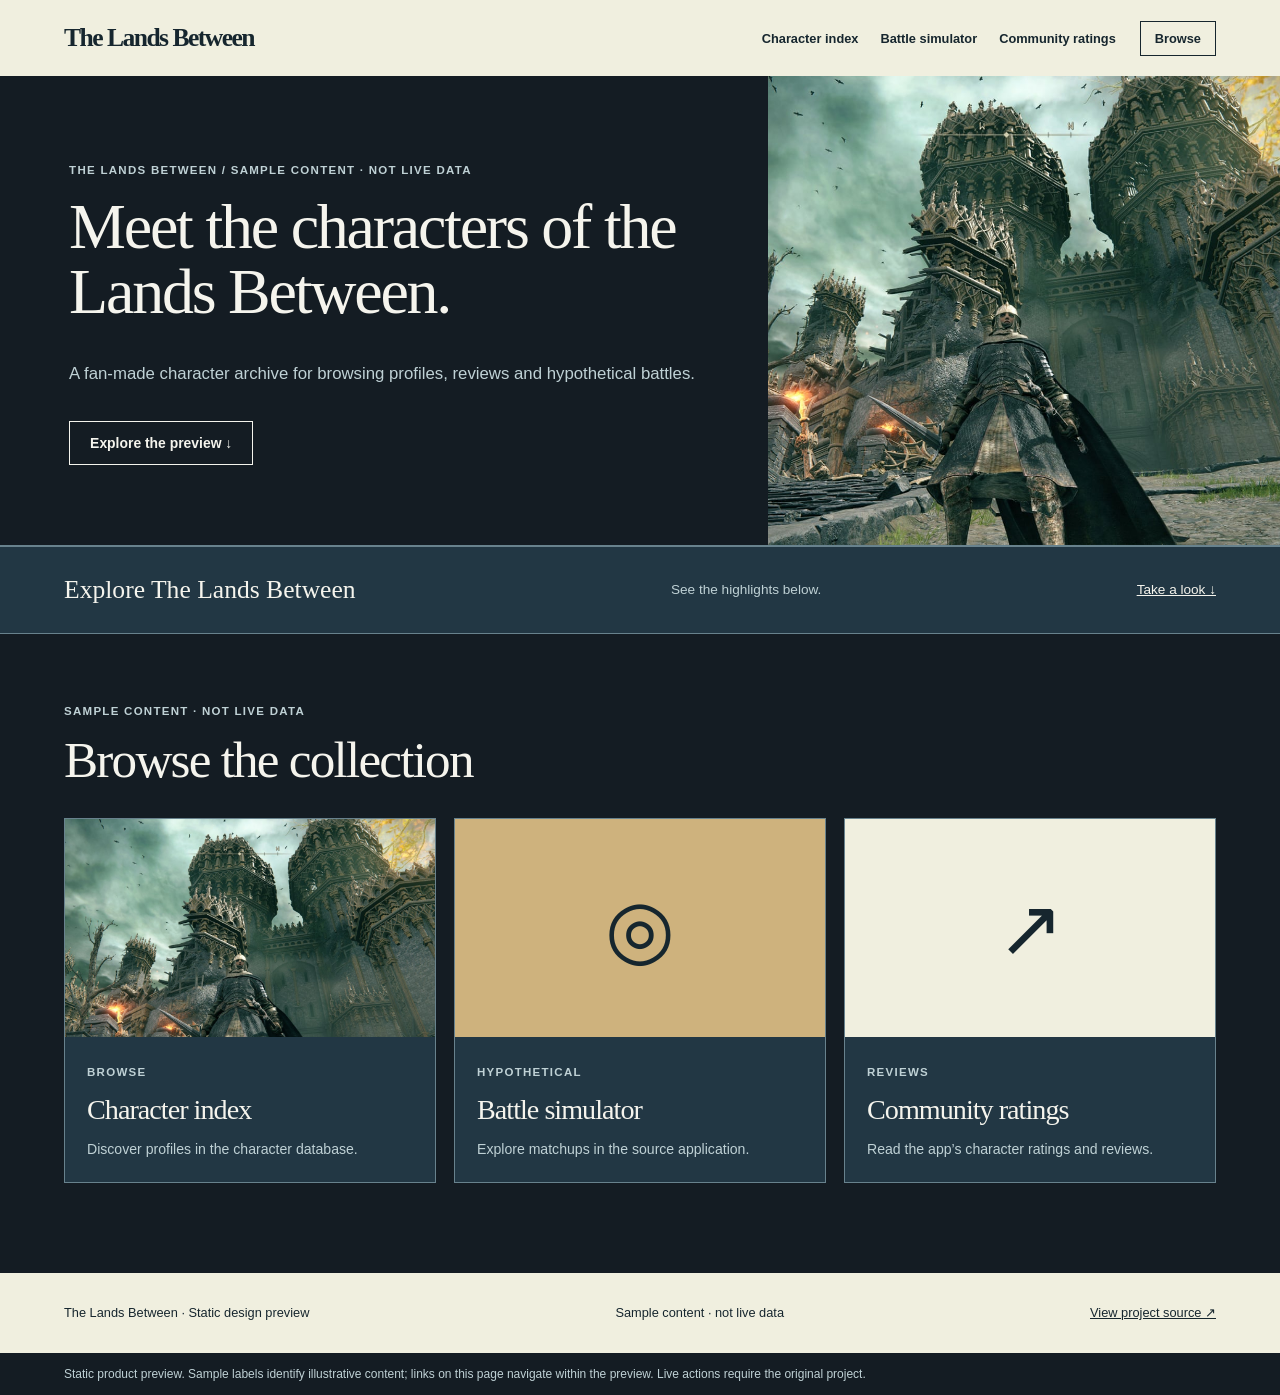
<file: showcase-design/index.html>
<!doctype html><html lang="en"><head><meta charset="utf-8"><meta name="viewport" content="width=device-width,initial-scale=1"><meta name="description" content="A fan-made character archive for browsing profiles, reviews and hypothetical battles."><title>The Lands Between — Meet the characters of the Lands Between.</title><link rel="stylesheet" href="styles.css"><link rel="stylesheet" href="product.css"></head><body class="product-page product-archive"><a class="p-skip" href="#main">Skip to content</a><header class="p-nav"><a class="p-brand" href="#home">The Lands Between</a><nav aria-label="Sections"><a href="#item-0">Character index</a><a href="#item-1">Battle simulator</a><a href="#item-2">Community ratings</a></nav><a class="p-nav-extra" href="#items">Browse</a></header><main id="main"><section class="p-heading" id="home"><div class="p-copy"><span class="p-overline">The Lands Between / Sample content · not live data</span><h1>Meet the characters of the Lands Between.</h1><p>A fan-made character archive for browsing profiles, reviews and hypothetical battles.</p><a class="p-action" href="#items">Explore the preview <span aria-hidden="true">↓</span></a></div><div class="p-hero-image"><img src="assets/feature.jpg" alt="Project image from the original repository"></div></section><div id="workspace"><section class="p-shopbar"><b>Explore The Lands Between</b><span>See the highlights below.</span><a href="#items">Take a look ↓</a></section></div><section id="items" class="p-collection"><div class="p-section-title"><div><small>Sample content · not live data</small><h2>Browse the collection</h2></div></div><div class="p-grid archive"><article class="p-item" id="item-0"><div class="p-image archive"><img loading="lazy" src="assets/feature.jpg" alt="Image from the original project"></div><div class="p-item-info"><small>Browse</small><h3>Character index</h3><p>Discover profiles in the character database.</p></div></article><article class="p-item" id="item-1"><div class="p-image archive"><span aria-hidden="true">◎</span></div><div class="p-item-info"><small>Hypothetical</small><h3>Battle simulator</h3><p>Explore matchups in the source application.</p></div></article><article class="p-item" id="item-2"><div class="p-image archive"><span aria-hidden="true">↗</span></div><div class="p-item-info"><small>Reviews</small><h3>Community ratings</h3><p>Read the app’s character ratings and reviews.</p></div></article></div></section></main><footer class="p-footer"><span>The Lands Between · Static design preview</span><span>Sample content · not live data</span><a href="https://github.com/Athaher-Sayem/Elden_RING/tree/Shocase_design" target="_blank" rel="noopener noreferrer">View project source ↗</a></footer><p class="p-disclosure">Static product preview. Sample labels identify illustrative content; links on this page navigate within the preview. Live actions require the original project.</p></body></html>
</file>
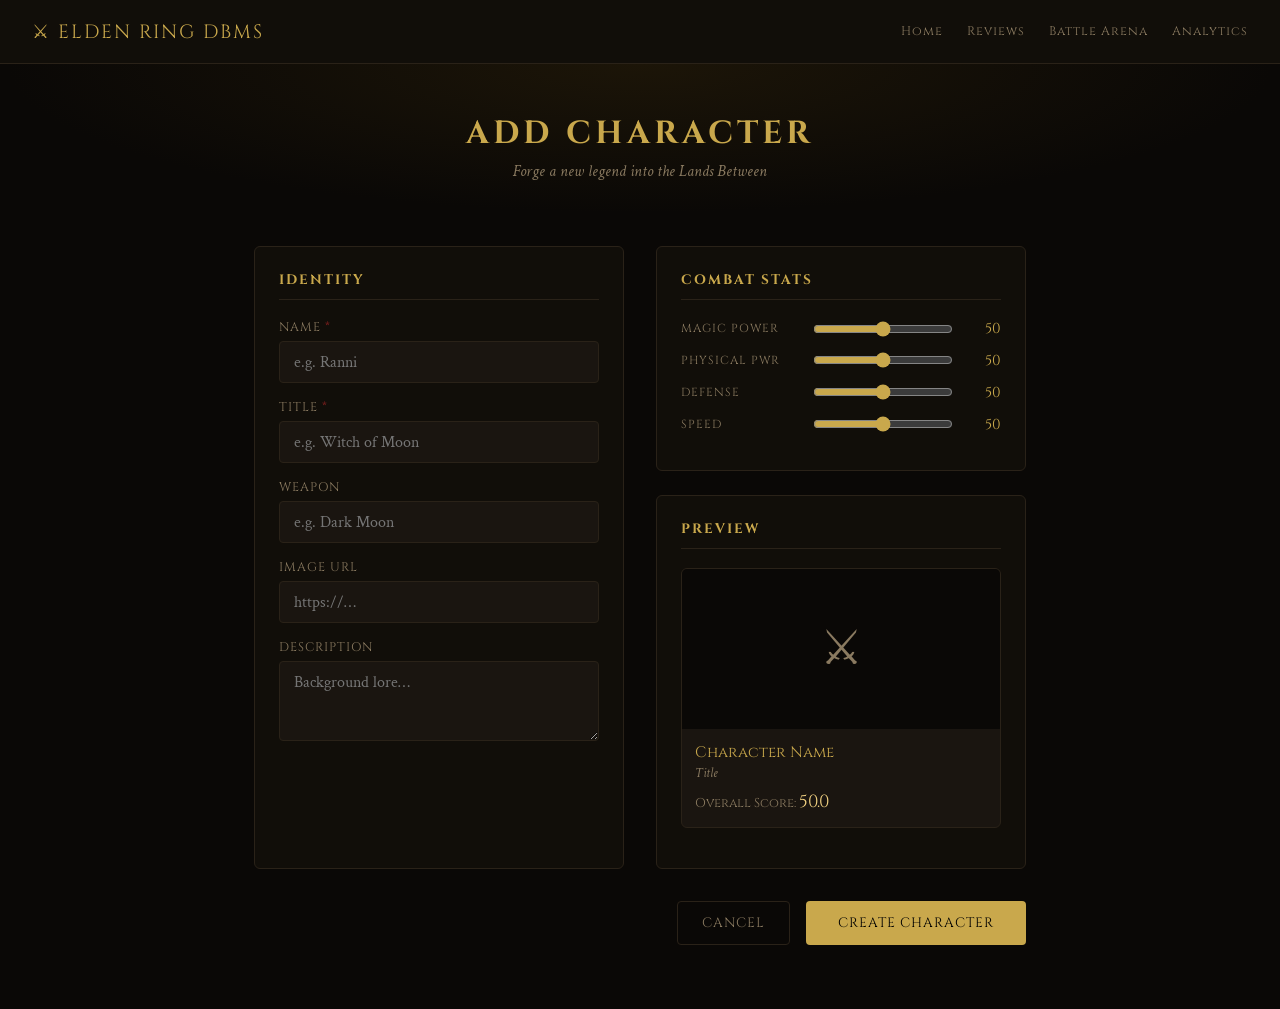
<file: templates/add_character.html>
<!DOCTYPE html>
<html lang="en">
<head>
  <meta charset="UTF-8"/>
  <meta name="viewport" content="width=device-width, initial-scale=1.0"/>
  <title id="page-title">Add Character — Elden Ring DBMS</title>
  <link href="https://fonts.googleapis.com/css2?family=Cinzel:wght@400;600;900&family=Crimson+Text:ital,wght@0,400;0,600;1,400&display=swap" rel="stylesheet"/>
  <style>
    *, *::before, *::after { box-sizing: border-box; margin: 0; padding: 0; }
    :root {
      --gold: #c9a84c;
      --gold-light: #f0d080;
      --bg: #0a0806;
      --bg2: #110e09;
      --bg3: #1a1510;
      --text: #e8dcc8;
      --text-dim: #8a7a60;
      --red: #8b2020;
      --green: #4a7a4a;
      --border: #2a2218;
    }
    body { background: var(--bg); color: var(--text); font-family: 'Crimson Text', serif; min-height: 100vh; }

    nav {
      background: var(--bg2);
      border-bottom: 1px solid var(--border);
      padding: 0 2rem;
      display: flex;
      align-items: center;
      justify-content: space-between;
      height: 64px;
      position: sticky;
      top: 0;
      z-index: 100;
    }
    .nav-brand { font-family:'Cinzel',serif; font-size:1.2rem; color:var(--gold); text-decoration:none; letter-spacing:2px; }
    .nav-links { display:flex; gap:1.5rem; }
    .nav-links a { color:var(--text-dim); text-decoration:none; font-family:'Cinzel',serif; font-size:0.78rem; letter-spacing:1px; transition:color 0.2s; }
    .nav-links a:hover { color:var(--gold); }

    .page-header {
      text-align: center;
      padding: 3rem 2rem 2rem;
      background: radial-gradient(ellipse at top, #1c1508 0%, var(--bg) 70%);
    }
    .page-header h1 { font-family:'Cinzel',serif; font-size:2rem; color:var(--gold); letter-spacing:4px; }
    .page-header p { color:var(--text-dim); font-style:italic; margin-top:0.4rem; }

    .form-wrap {
      max-width: 820px;
      margin: 2rem auto 4rem;
      padding: 0 1.5rem;
      display: grid;
      grid-template-columns: 1fr 1fr;
      gap: 2rem;
    }
    @media(max-width:640px){ .form-wrap{ grid-template-columns:1fr; } }

    .form-section {
      background: var(--bg2);
      border: 1px solid var(--border);
      border-radius: 6px;
      padding: 1.5rem;
    }
    .form-section h2 {
      font-family:'Cinzel',serif;
      font-size:0.85rem;
      color:var(--gold);
      letter-spacing:2px;
      margin-bottom:1.2rem;
      padding-bottom:0.6rem;
      border-bottom:1px solid var(--border);
    }

    .field { margin-bottom: 1rem; }
    label { display:block; font-size:0.78rem; color:var(--text-dim); letter-spacing:1px; margin-bottom:0.3rem; font-family:'Cinzel',serif; }
    input[type=text], input[type=number], input[type=url], textarea {
      width: 100%;
      background: var(--bg3);
      border: 1px solid var(--border);
      color: var(--text);
      padding: 0.6rem 0.9rem;
      font-family: 'Crimson Text', serif;
      font-size: 1rem;
      border-radius: 4px;
      outline: none;
      transition: border-color 0.2s;
    }
    input:focus, textarea:focus { border-color: var(--gold); }
    textarea { resize: vertical; min-height: 80px; }
    input[type=range] { width:100%; accent-color: var(--gold); }

    .stat-row { display:flex; align-items:center; gap:0.75rem; margin-bottom:0.8rem; }
    .stat-row label { flex:0 0 120px; margin:0; font-size:0.73rem; }
    .stat-row input[type=range] { flex:1; }
    .stat-val { flex:0 0 36px; text-align:right; font-family:'Cinzel',serif; color:var(--gold); font-size:0.9rem; }

    /* Preview */
    .preview-card {
      background: var(--bg3);
      border: 1px solid var(--border);
      border-radius: 6px;
      overflow: hidden;
      margin-bottom: 1rem;
    }
    .preview-img {
      width:100%; height:160px; object-fit:cover; display:block; background:var(--bg);
    }
    .preview-img-placeholder {
      width:100%; height:160px;
      display:flex; align-items:center; justify-content:center;
      font-size:3rem; color:var(--text-dim); background:var(--bg);
    }
    .preview-body { padding:0.8rem; }
    .preview-name { font-family:'Cinzel',serif; color:var(--gold); font-size:0.95rem; }
    .preview-title { font-size:0.8rem; color:var(--text-dim); font-style:italic; margin-top:0.1rem; }
    .preview-score {
      margin-top:0.6rem;
      font-family:'Cinzel',serif;
      font-size:0.8rem;
      color:var(--text-dim);
    }
    .preview-score span { color:var(--gold-light); font-size:1.1rem; }

    /* Actions */
    .form-actions { grid-column: 1/-1; display:flex; gap:1rem; justify-content:flex-end; }
    .btn-submit {
      background:var(--gold); color:#000;
      border:none; padding:0.75rem 2rem;
      font-family:'Cinzel',serif; font-size:0.85rem; letter-spacing:1px;
      border-radius:4px; cursor:pointer; transition:background 0.2s;
    }
    .btn-submit:hover { background:var(--gold-light); }
    .btn-submit:disabled { opacity:0.5; cursor:not-allowed; }
    .btn-cancel {
      background:transparent; color:var(--text-dim);
      border:1px solid var(--border); padding:0.75rem 1.5rem;
      font-family:'Cinzel',serif; font-size:0.85rem; letter-spacing:1px;
      border-radius:4px; cursor:pointer; text-decoration:none;
      display:inline-flex; align-items:center; transition:border-color 0.2s, color 0.2s;
    }
    .btn-cancel:hover { border-color:var(--text-dim); color:var(--text); }

    /* Error banner */
    #error-banner {
      background:var(--red); color:#fff;
      padding:0.75rem 1rem; border-radius:4px;
      font-size:0.9rem; margin-bottom:1rem;
      display:none;
    }
    #success-banner {
      background:var(--green); color:#fff;
      padding:0.75rem 1rem; border-radius:4px;
      font-size:0.9rem; margin-bottom:1rem;
      display:none;
      font-family:'Cinzel',serif; letter-spacing:1px;
    }

    .required { color: var(--red); }
  </style>
</head>
<body>

<nav>
  <a class="nav-brand" href="/">⚔ ELDEN RING DBMS</a>
  <div class="nav-links">
    <a href="/">Home</a>
    <a href="/reviews">Reviews</a>
    <a href="/game-theory">Battle Arena</a>
    <a href="/analytics">Analytics</a>
  </div>
</nav>

<div class="page-header">
  <h1 id="h1-title">ADD CHARACTER</h1>
  <p id="h1-sub">Forge a new legend into the Lands Between</p>
</div>

<div class="form-wrap">
  <div id="error-banner"></div>
  <div id="success-banner"></div>

  <!-- LEFT: Identity -->
  <div class="form-section">
    <h2>IDENTITY</h2>
    <div class="field">
      <label>NAME <span class="required">*</span></label>
      <input type="text" id="f-name" placeholder="e.g. Ranni" maxlength="100"/>
    </div>
    <div class="field">
      <label>TITLE <span class="required">*</span></label>
      <input type="text" id="f-title" placeholder="e.g. Witch of Moon" maxlength="100"/>
    </div>
    <div class="field">
      <label>WEAPON</label>
      <input type="text" id="f-weapon" placeholder="e.g. Dark Moon" maxlength="100"/>
    </div>
    <div class="field">
      <label>IMAGE URL</label>
      <input type="url" id="f-image" placeholder="https://…" oninput="updatePreview()"/>
    </div>
    <div class="field">
      <label>DESCRIPTION</label>
      <textarea id="f-description" placeholder="Background lore…"></textarea>
    </div>
  </div>

  <!-- RIGHT: Stats + Preview -->
  <div>
    <div class="form-section" style="margin-bottom:1.5rem">
      <h2>COMBAT STATS</h2>
      <div class="stat-row">
        <label>MAGIC POWER</label>
        <input type="range" id="f-magic" min="0" max="100" value="50" oninput="syncSlider('magic')"/>
        <div class="stat-val" id="v-magic">50</div>
      </div>
      <div class="stat-row">
        <label>PHYSICAL PWR</label>
        <input type="range" id="f-physical" min="0" max="100" value="50" oninput="syncSlider('physical')"/>
        <div class="stat-val" id="v-physical">50</div>
      </div>
      <div class="stat-row">
        <label>DEFENSE</label>
        <input type="range" id="f-defense" min="0" max="100" value="50" oninput="syncSlider('defense')"/>
        <div class="stat-val" id="v-defense">50</div>
      </div>
      <div class="stat-row">
        <label>SPEED</label>
        <input type="range" id="f-speed" min="0" max="100" value="50" oninput="syncSlider('speed')"/>
        <div class="stat-val" id="v-speed">50</div>
      </div>
    </div>

    <!-- Preview -->
    <div class="form-section">
      <h2>PREVIEW</h2>
      <div class="preview-card">
        <div id="preview-img-wrap">
          <div class="preview-img-placeholder">⚔</div>
        </div>
        <div class="preview-body">
          <div class="preview-name" id="p-name">Character Name</div>
          <div class="preview-title" id="p-title">Title</div>
          <div class="preview-score">Overall Score: <span id="p-score">50.0</span></div>
        </div>
      </div>
    </div>
  </div>

  <!-- Actions -->
  <div class="form-actions">
    <a href="/" class="btn-cancel">CANCEL</a>
    <button class="btn-submit" id="btn-submit" onclick="submitForm()">CREATE CHARACTER</button>
  </div>
</div>

<script>
  // Detect edit mode from URL ?id=
  const params = new URLSearchParams(location.search);
  const editId = params.get('id') ? parseInt(params.get('id')) : null;

  if (editId) {
    document.getElementById('page-title').textContent = 'Edit Character — Elden Ring DBMS';
    document.getElementById('h1-title').textContent = 'EDIT CHARACTER';
    document.getElementById('h1-sub').textContent = 'Reshape the legend';
    document.getElementById('btn-submit').textContent = 'SAVE CHANGES';
    loadCharacterData(editId);
  }

  async function loadCharacterData(id) {
    try {
      const res = await fetch('/api/characters/' + id);
      if (!res.ok) throw new Error('Character not found');
      const c = await res.json();
      document.getElementById('f-name').value = c.name || '';
      document.getElementById('f-title').value = c.title || '';
      document.getElementById('f-weapon').value = c.weapon || '';
      document.getElementById('f-image').value = c.image || '';
      document.getElementById('f-description').value = c.description || '';
      document.getElementById('f-magic').value = c.magic_power ?? 50;
      document.getElementById('f-physical').value = c.physical_power ?? 50;
      document.getElementById('f-defense').value = c.defense ?? 50;
      document.getElementById('f-speed').value = c.speed ?? 50;
      ['magic','physical','defense','speed'].forEach(syncSlider);
      updatePreview();
    } catch(e) {
      showError('Could not load character: ' + e.message);
    }
  }

  function syncSlider(key) {
    const map = { magic:'f-magic', physical:'f-physical', defense:'f-defense', speed:'f-speed' };
    const val = document.getElementById(map[key]).value;
    document.getElementById('v-' + key).textContent = val;
    updateScore();
  }

  function updateScore() {
    const m = +document.getElementById('f-magic').value;
    const p = +document.getElementById('f-physical').value;
    const d = +document.getElementById('f-defense').value;
    const s = +document.getElementById('f-speed').value;
    document.getElementById('p-score').textContent = ((m+p+d+s)/4).toFixed(1);
  }

  function updatePreview() {
    const name = document.getElementById('f-name').value.trim() || 'Character Name';
    const title = document.getElementById('f-title').value.trim() || 'Title';
    const img = document.getElementById('f-image').value.trim();
    document.getElementById('p-name').textContent = name;
    document.getElementById('p-title').textContent = title;
    const wrap = document.getElementById('preview-img-wrap');
    if (img) {
      wrap.innerHTML = `<img class="preview-img" src="${img}" alt="preview" onerror="this.outerHTML='<div class=\\'preview-img-placeholder\\'>⚔</div>'">`;
    } else {
      wrap.innerHTML = '<div class="preview-img-placeholder">⚔</div>';
    }
    updateScore();
  }

  document.getElementById('f-name').addEventListener('input', updatePreview);
  document.getElementById('f-title').addEventListener('input', updatePreview);

  function showError(msg) {
    const b = document.getElementById('error-banner');
    b.textContent = '⚠ ' + msg;
    b.style.display = 'block';
    document.getElementById('success-banner').style.display = 'none';
    window.scrollTo({ top: 0, behavior: 'smooth' });
  }

  function showSuccess(msg) {
    const b = document.getElementById('success-banner');
    b.textContent = '✓ ' + msg;
    b.style.display = 'block';
    document.getElementById('error-banner').style.display = 'none';
  }

  async function submitForm() {
    const name = document.getElementById('f-name').value.trim();
    const title = document.getElementById('f-title').value.trim();

    if (!name) { showError('Name is required.'); return; }
    if (!title) { showError('Title is required.'); return; }

    const payload = {
      name,
      title,
      weapon: document.getElementById('f-weapon').value.trim(),
      image: document.getElementById('f-image').value.trim(),
      description: document.getElementById('f-description').value.trim(),
      magic_power: +document.getElementById('f-magic').value,
      physical_power: +document.getElementById('f-physical').value,
      defense: +document.getElementById('f-defense').value,
      speed: +document.getElementById('f-speed').value
    };

    const btn = document.getElementById('btn-submit');
    btn.disabled = true;
    btn.textContent = editId ? 'Saving…' : 'Creating…';

    try {
      const url = editId ? '/api/characters/' + editId : '/api/characters';
      const method = 'POST';
      const res = await fetch(url, {
        method,
        headers: { 'Content-Type': 'application/json' },
        body: JSON.stringify(payload)
      });

      const data = await res.json();

      if (!res.ok) {
        throw new Error(data.error || 'Request failed');
      }

      showSuccess(editId ? 'Character updated successfully!' : 'Character created successfully!');
      btn.textContent = editId ? 'SAVED ✓' : 'CREATED ✓';

      // Redirect to home after short delay so user sees success
      setTimeout(() => { window.location.href = '/'; }, 1200);

    } catch (err) {
      showError(err.message);
      btn.disabled = false;
      btn.textContent = editId ? 'SAVE CHANGES' : 'CREATE CHARACTER';
    }
  }
</script>
</body>
</html>
</file>
<file: showcase-design/styles.css>
:root{--bg:#141c23;--ink:#ecd9b2;--accent:#ceb27d;--surface:#263746;--paper:#f2e8d4;--font:Georgia,serif}
*{box-sizing:border-box}html{scroll-behavior:smooth}body{margin:0;background:var(--bg);color:var(--ink);font-family:var(--font)}a{color:inherit}a:focus-visible,summary:focus-visible{outline:3px solid #ef8946;outline-offset:4px}img{max-width:100%}h1,h2,h3{overflow-wrap:break-word}p{line-height:1.7}.skip{position:absolute;left:15px;top:-100px;padding:12px;background:#fff;color:#111;z-index:10}.skip:focus{top:10px}.mast{display:flex;align-items:center;justify-content:space-between;gap:25px;padding:14px 6%;min-height:80px}.mast a{text-decoration:none}.brand{font-size:1.65rem;font-weight:700;letter-spacing:-.06em}.mast nav{display:flex;gap:clamp(15px,2vw,30px);font:600 .85rem Arial,sans-serif}.mast nav a:hover{text-decoration:underline;text-underline-offset:5px}.mast .top-action{border:1px solid currentColor;padding:10px 15px;white-space:nowrap;font:700 .8rem Arial,sans-serif}.intro-tag{font:700 .8rem Arial,sans-serif;opacity:.85}.hero-copy>p{font-size:1.15rem;max-width:38rem}.cta{display:inline-flex;gap:35px;padding:15px 20px;background:var(--accent);color:var(--ink);font:700 .9rem Arial,sans-serif;text-decoration:none;margin-top:20px}.topics a{color:inherit;text-decoration:none}.topics a:hover h3{text-decoration:underline;text-underline-offset:6px}.topics h3{line-height:1.1}.topics a p{max-width:32rem}.topics a span{font:700 .8rem Arial,sans-serif}.feature{padding:95px 6%}.feature h2{margin:0 0 30px}.feature p{line-height:1.8}.source{padding:80px 6%;background:var(--surface);color:var(--ink)}.source h2{font-size:clamp(2.4rem,4vw,4.3rem);margin:0 0 25px}.source p{max-width:45rem}.source a{display:inline-block;margin:20px 15px 0 0;color:inherit}.footer{background:#1e2425;color:#f5f5f0;padding:28px 6%;font:13px/1.6 Arial,sans-serif;display:flex;justify-content:space-between;gap:20px;flex-wrap:wrap}.footer a{color:inherit}@media(max-width:750px){.mast{flex-wrap:wrap;min-height:100px;padding:15px 5%;gap:10px}.mast nav{order:3;width:100%;overflow-x:auto;white-space:nowrap;border-top:1px solid currentColor;padding:12px 0 5px}.mast .top-action{font-size:.7rem}.hero,.feature{display:block!important;min-height:0!important;padding:70px 6%!important}.hero h1{font-size:clamp(3.2rem,12vw,6rem)!important}.hero-art{position:relative!important;inset:auto!important;width:100%!important;height:290px!important;min-height:290px!important;margin-top:40px!important;transform:none!important}.hero-art img{width:100%;height:100%;object-fit:cover}.topics{display:block!important;padding:40px 6%!important}.topics a{display:block!important;min-height:0!important;padding:25px!important;margin-bottom:15px}.topics a h3{font-size:2rem!important}.feature h2{font-size:clamp(2.7rem,9vw,5rem)!important}.source{padding:70px 6%}.footer{padding:25px 6%}}@media(max-width:360px){.hero h1{font-size:2.9rem!important}.brand{font-size:1.25rem}}@media(prefers-reduced-motion:reduce){html{scroll-behavior:auto}}
.hero{min-height:690px;text-align:center;position:relative;display:grid;place-items:center;padding:90px 8%;border:20px double var(--accent);background:radial-gradient(circle at 50% 50%,var(--surface),var(--bg) 70%)}.hero-copy{position:relative;z-index:1;max-width:900px}.hero h1{font:normal clamp(3.7rem,7vw,8rem)/.98 Georgia,serif;letter-spacing:-.06em}.hero-art{position:absolute;width:min(30vw,330px);height:min(30vw,330px);right:3%;bottom:4%;opacity:.35;border:3px solid var(--accent);border-radius:50%;overflow:hidden}.hero-art img{width:100%;height:100%;object-fit:cover}.hero-art:empty:before{content:'✦';font-size:12rem;color:var(--accent)}.topics{display:grid;grid-template-columns:repeat(3,1fr);border-top:3px double var(--accent)}.topics a{padding:55px 35px;border-right:1px solid var(--accent)}.feature{display:grid;grid-template-columns:1fr 1fr;gap:7%;background:var(--surface);border-top:1px solid var(--accent);border-bottom:1px solid var(--accent)}.feature h2{font:normal clamp(3rem,5vw,6rem) Georgia,serif}.intro-tag{text-transform:uppercase;letter-spacing:.17em;font:12px Arial,sans-serif}

.cta{color:#141c23}
</file>
<file: showcase-design/product.css>
:root{--p-bg:#141c23;--p-ink:#f5f4ed;--p-accent:#ceb27d;--p-card:#223744;--p-muted:#bfd1d5;--p-border:#68828d;--p-head:#f0efdf;--p-head-ink:#16262e;}

/* Product-first preview. Preserve the original design's palette and assets. */
body.product-page{background:var(--p-bg);color:var(--p-ink);font-family:Arial,'Segoe UI',sans-serif;line-height:1.5;margin:0}
.product-page *{box-sizing:border-box}.product-page a{color:inherit}.product-page a:focus-visible{outline:3px solid var(--p-accent);outline-offset:4px}.product-page h1,.product-page h2,.product-page h3{overflow-wrap:anywhere;letter-spacing:-.035em}.product-page p{max-width:68ch}
.p-skip{position:absolute;top:-90px;left:12px;background:var(--p-card);padding:10px;z-index:10}.p-skip:focus{top:10px}
.p-nav{min-height:76px;display:flex;align-items:center;gap:24px;padding:12px 5%;background:var(--p-head);color:var(--p-head-ink)}
.p-brand{text-decoration:none;font:bold clamp(1.25rem,2vw,1.9rem)/1.1 Georgia,serif;letter-spacing:-.06em;flex:0 0 auto}
.p-nav nav{display:flex;gap:22px;margin-left:auto;overflow-x:auto;scrollbar-width:thin}.p-nav nav a,.p-nav-extra{font:600 .8rem Arial,sans-serif;text-decoration:none;white-space:nowrap}.p-nav nav a:hover,.p-nav-extra:hover{text-decoration:underline;text-underline-offset:4px}.p-nav-extra{border:1px solid currentColor;padding:9px 14px}
.p-heading{display:grid;grid-template-columns:1.2fr .8fr;min-height:470px;align-items:stretch;border-bottom:1px solid var(--p-border)}.p-copy{padding:72px 7% 64px 9%;display:flex;flex-direction:column;justify-content:center}.p-overline,.p-item small,.p-section-title small,.p-work-head small,.p-newspaper .p-edition{font:700 .72rem Arial,sans-serif;text-transform:uppercase;letter-spacing:.11em;color:var(--p-muted)}
.p-heading h1{font:normal clamp(3rem,5vw,5.6rem)/1.03 Georgia,serif;margin:18px 0}.p-copy>p{font-size:1.05rem;color:var(--p-muted);line-height:1.7}.p-action{align-self:flex-start;padding:13px 20px;border:1px solid var(--p-ink);text-decoration:none;margin-top:16px;font:700 .87rem Arial,sans-serif}.p-action:hover{background:var(--p-head);color:var(--p-head-ink)}
.p-hero-image,.p-hero-graphic{min-height:340px;background:var(--p-head);display:grid;place-items:center;overflow:hidden}.p-hero-image img{width:100%;height:100%;max-height:560px;object-fit:cover}.p-hero-graphic span{color:var(--p-accent);font:normal clamp(11rem,25vw,27rem)/1 Georgia,serif}
.p-newspaper{text-align:center;padding:34px 5% 25px;border-block:3px double var(--p-border)}.p-newspaper h1{font:normal clamp(3.5rem,8vw,8rem)/1 Georgia,serif;margin:14px 0;letter-spacing:-.06em}.p-newspaper p{margin:auto;color:var(--p-muted)}
.p-front{display:grid;grid-template-columns:1.65fr .8fr;margin:36px 5%;border-block:1px solid var(--p-border)}.p-lead{padding:38px 5% 42px 0;border-right:1px solid var(--p-border)}.p-lead h2{font:normal clamp(2.8rem,5vw,5.5rem)/1.07 Georgia,serif;max-width:14ch;margin:20px 0}.p-lead p{color:var(--p-muted)}.p-front aside{padding:30px 0 25px 8%}.p-front aside>b{font-size:1rem}.p-front aside a{display:flex;gap:20px;padding:20px 0;border-bottom:1px solid var(--p-border);text-decoration:none}.p-front aside span{font-size:.8rem;color:var(--p-muted)}
.p-shopbar{display:flex;justify-content:space-between;align-items:center;gap:22px;flex-wrap:wrap;padding:28px 5%;background:var(--p-card);border-block:1px solid var(--p-border)}.p-shopbar b{font:normal 1.6rem Georgia,serif}.p-shopbar span{font-size:.85rem;color:var(--p-muted)}.p-shopbar a{font-size:.85rem}
.p-workspace{margin:42px 5% 30px;padding:30px;background:var(--p-card);border:1px solid var(--p-border)}.p-work-head{display:flex;justify-content:space-between;align-items:center;gap:20px}.p-work-head h2{font:normal clamp(1.7rem,3vw,2.8rem) Georgia,serif;margin:8px 0 25px}.p-chip{font-size:.72rem;padding:7px 10px;border:1px solid var(--p-border);border-radius:20px}.p-steps{display:grid;grid-template-columns:repeat(3,minmax(0,1fr));border:1px solid var(--p-border)}.p-steps a{padding:26px;border-right:1px solid var(--p-border);text-decoration:none;display:grid;gap:9px}.p-steps a:last-child{border-right:0}.p-steps a:hover{background:var(--p-bg)}.p-steps a>span{font-size:.75rem;color:var(--p-muted)}.p-steps a>b{font-size:1.2rem}.p-steps a>small{color:var(--p-muted)}.p-preview{margin-top:22px;min-height:116px;display:flex;align-items:center;gap:26px;padding:22px;background:var(--p-bg);border:1px dashed var(--p-border)}.p-preview-mark{font:2.3rem Consolas,monospace;color:var(--p-accent)}.p-preview p{margin:5px 0 0;color:var(--p-muted);font-size:.85rem}
.p-collection{padding:64px 5% 90px}.p-section-title{display:flex;justify-content:space-between;gap:25px;align-items:end;margin-bottom:30px}.p-section-title h2{font:normal clamp(2rem,4vw,4rem)/1.1 Georgia,serif;margin:10px 0 0}.p-section-title p{font-size:.8rem;color:var(--p-muted);max-width:23rem;margin:0}.p-grid{display:grid;grid-template-columns:repeat(3,minmax(0,1fr));gap:18px}.p-item{border:1px solid var(--p-border);background:var(--p-card);min-width:0}.p-image{aspect-ratio:1.7;overflow:hidden;display:grid;place-items:center;background:var(--p-head)}.p-image img{width:100%;height:100%;object-fit:cover}.p-image>span{font:normal 5rem Georgia,serif;color:var(--p-accent)}.p-item:nth-child(2) .p-image{background:var(--p-accent)}.p-item:nth-child(2) .p-image span{color:var(--p-head)}.p-item-info{padding:22px}.p-item h3{font:normal clamp(1.3rem,2.2vw,2rem)/1.1 Georgia,serif;margin:12px 0}.p-item p{font-size:.88rem;color:var(--p-muted);line-height:1.6;margin:0}
.product-news .p-grid,.product-news_bn .p-grid{grid-template-columns:1.3fr 1fr 1fr}.product-news .p-image,.product-news_bn .p-image{aspect-ratio:2.3;background:var(--p-head)}.product-news .p-item,.product-news_bn .p-item{border-width:0 0 1px 0;background:transparent}.product-news .p-item-info,.product-news_bn .p-item-info{padding-left:0}
.product-store .p-image,.product-commerce .p-image{aspect-ratio:1.1}.product-events .p-item{border-top:4px solid var(--p-accent)}.product-game .p-image,.product-compiler .p-image,.product-notebook .p-image{background:var(--p-head);aspect-ratio:2.4}.product-portfolio .p-grid,.product-architecture .p-grid{gap:28px}.product-empty .p-collection{min-height:470px}
.p-app-intro{padding:35px 5% 12px}.p-app-intro span{font:700 .7rem Arial,sans-serif;letter-spacing:.1em;text-transform:uppercase;color:var(--p-muted)}.p-app-intro h1{font:normal clamp(2rem,3.5vw,3.6rem)/1.12 Georgia,serif;margin:12px 0 8px}.p-app-intro p{font-size:.9rem;color:var(--p-muted);margin:0}.p-app-intro+.p-workspace{margin-top:14px}.p-story-label{display:inline-block;margin-top:20px;font-size:.8rem;border-top:1px solid var(--p-border);padding-top:12px}
.product-events .p-heading,.product-store .p-heading,.product-commerce .p-heading{min-height:320px;grid-template-columns:1.25fr .75fr}.product-events .p-copy,.product-store .p-copy,.product-commerce .p-copy{padding-block:38px}.product-events .p-heading h1,.product-store .p-heading h1,.product-commerce .p-heading h1{font-size:clamp(2.7rem,4vw,4.7rem)}
.p-image>span{color:var(--p-head-ink)}.p-item:nth-child(2) .p-image span{color:var(--p-head-ink)}.product-news .p-grid,.product-news_bn .p-grid{grid-template-columns:1fr 1fr}.product-news .p-item,.product-news_bn .p-item{border-width:1px 0 0 0;background:transparent}.product-news .p-item-info,.product-news_bn .p-item-info{padding:24px 0}.product-news .p-item h3,.product-news_bn .p-item h3{font-size:clamp(1.7rem,3vw,3rem)}
.p-brand,.p-heading h1,.p-app-intro h1,.p-newspaper h1,.p-lead h2,.p-work-head h2,.p-section-title h2,.p-item h3{font-family:var(--display,var(--serif,var(--font,Georgia,serif)))}
.p-footer{padding:30px 5%;display:flex;justify-content:space-between;flex-wrap:wrap;gap:16px;background:var(--p-head);color:var(--p-head-ink);font-size:.8rem}.p-footer a{color:inherit}.p-disclosure{max-width:none!important;padding:11px 5%;margin:0;font-size:.75rem;background:var(--p-bg);color:var(--p-muted)}
@media(max-width:800px){.p-nav{flex-wrap:wrap;gap:12px}.p-nav nav{order:3;width:100%;padding:10px 0;margin-left:0}.p-nav-extra{margin-left:auto}.p-heading{display:block;min-height:0}.p-copy{padding:54px 6%}.p-heading h1{font-size:clamp(2.6rem,9vw,5rem)}.p-hero-image,.p-hero-graphic{height:260px;min-height:260px}.p-hero-graphic span{font-size:13rem}.p-front{display:block}.p-lead{border-right:0;border-bottom:1px solid var(--p-border)}.p-front aside{padding:25px 0}.p-grid{grid-template-columns:repeat(2,minmax(0,1fr))!important}.p-steps{grid-template-columns:1fr}.p-steps a{border-bottom:1px solid var(--p-border);border-right:0!important}.p-steps a:last-child{border-bottom:0}.p-section-title{display:block}.p-section-title p{margin-top:15px}.p-workspace{padding:20px}}
@media(max-width:550px){.p-grid{grid-template-columns:1fr!important}.p-collection{padding-top:45px}.p-section-title h2{font-size:2.2rem}.p-work-head{align-items:flex-start}.p-chip{max-width:115px;text-align:center}.p-front{margin-top:18px}.p-newspaper h1{font-size:3rem}.p-footer{display:block}.p-footer>*{display:block;margin-bottom:9px}}
@media(prefers-reduced-motion:reduce){html{scroll-behavior:auto}}
</file>
